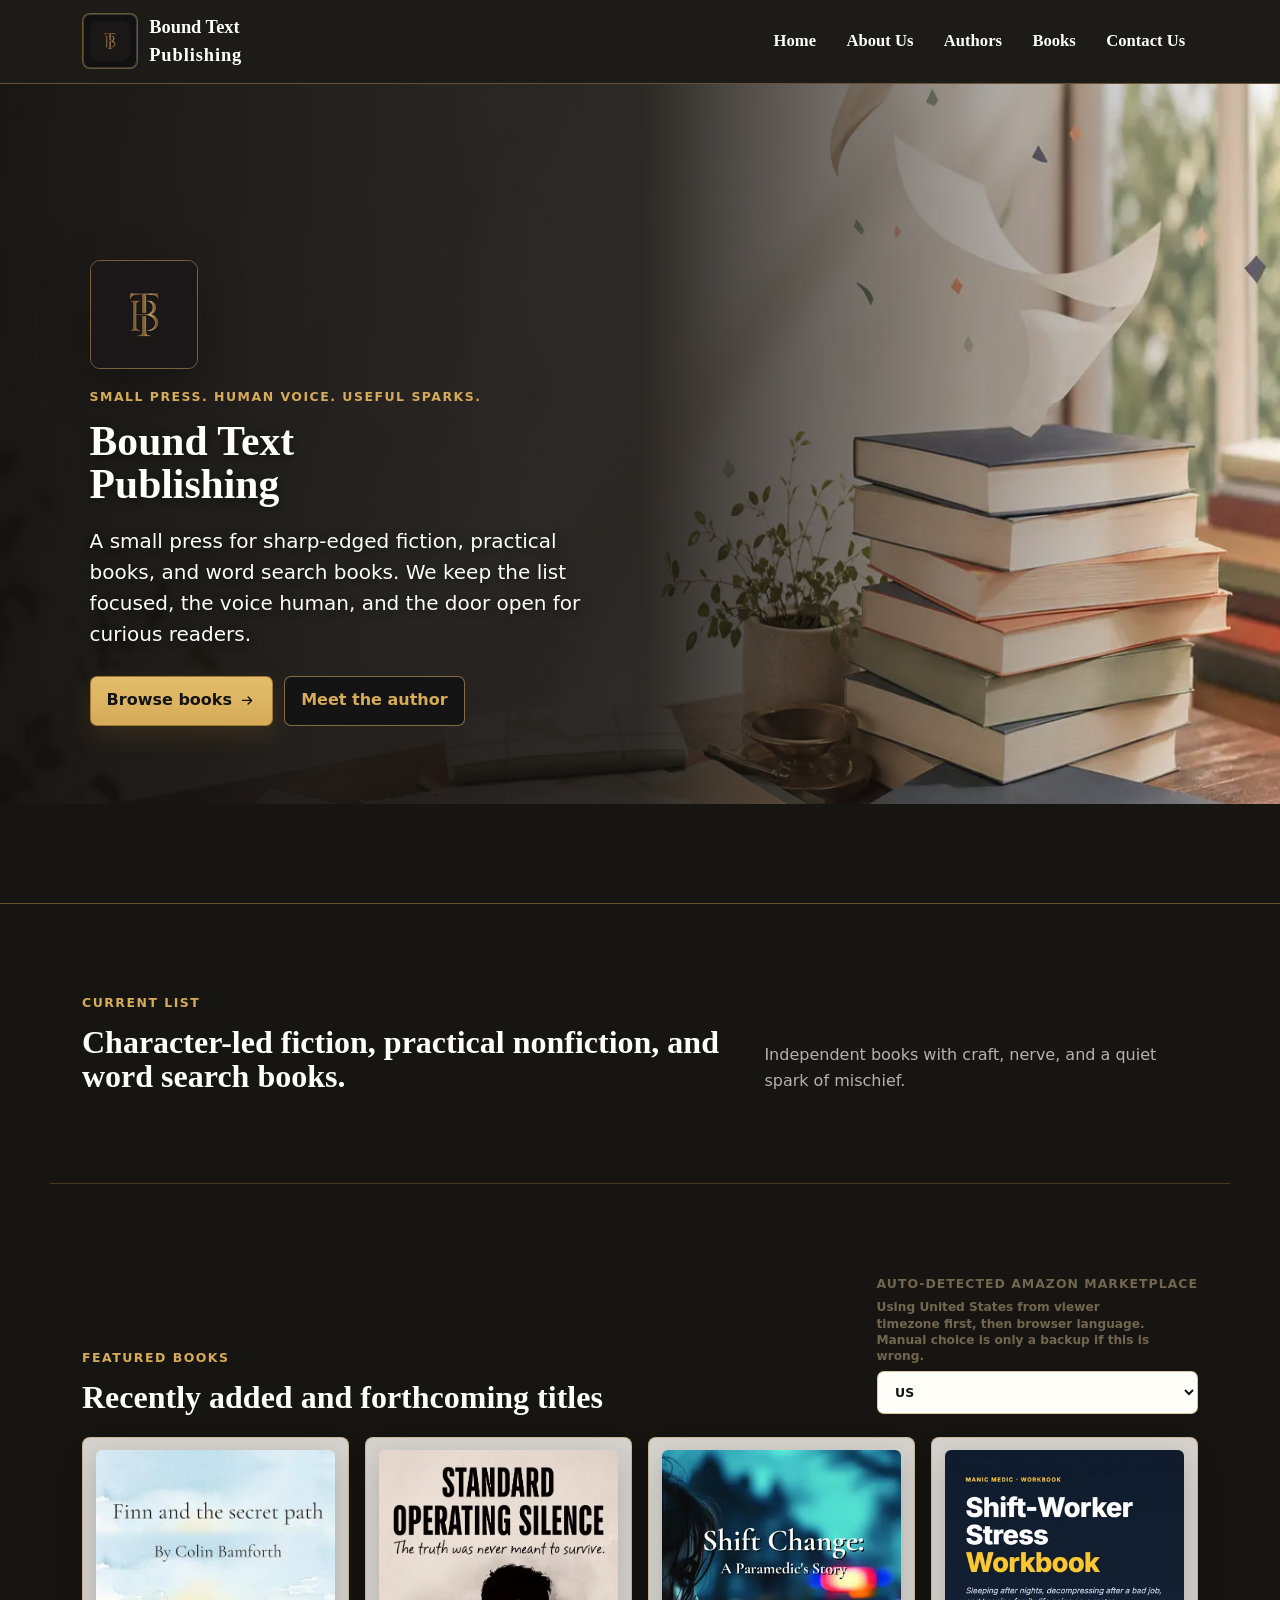
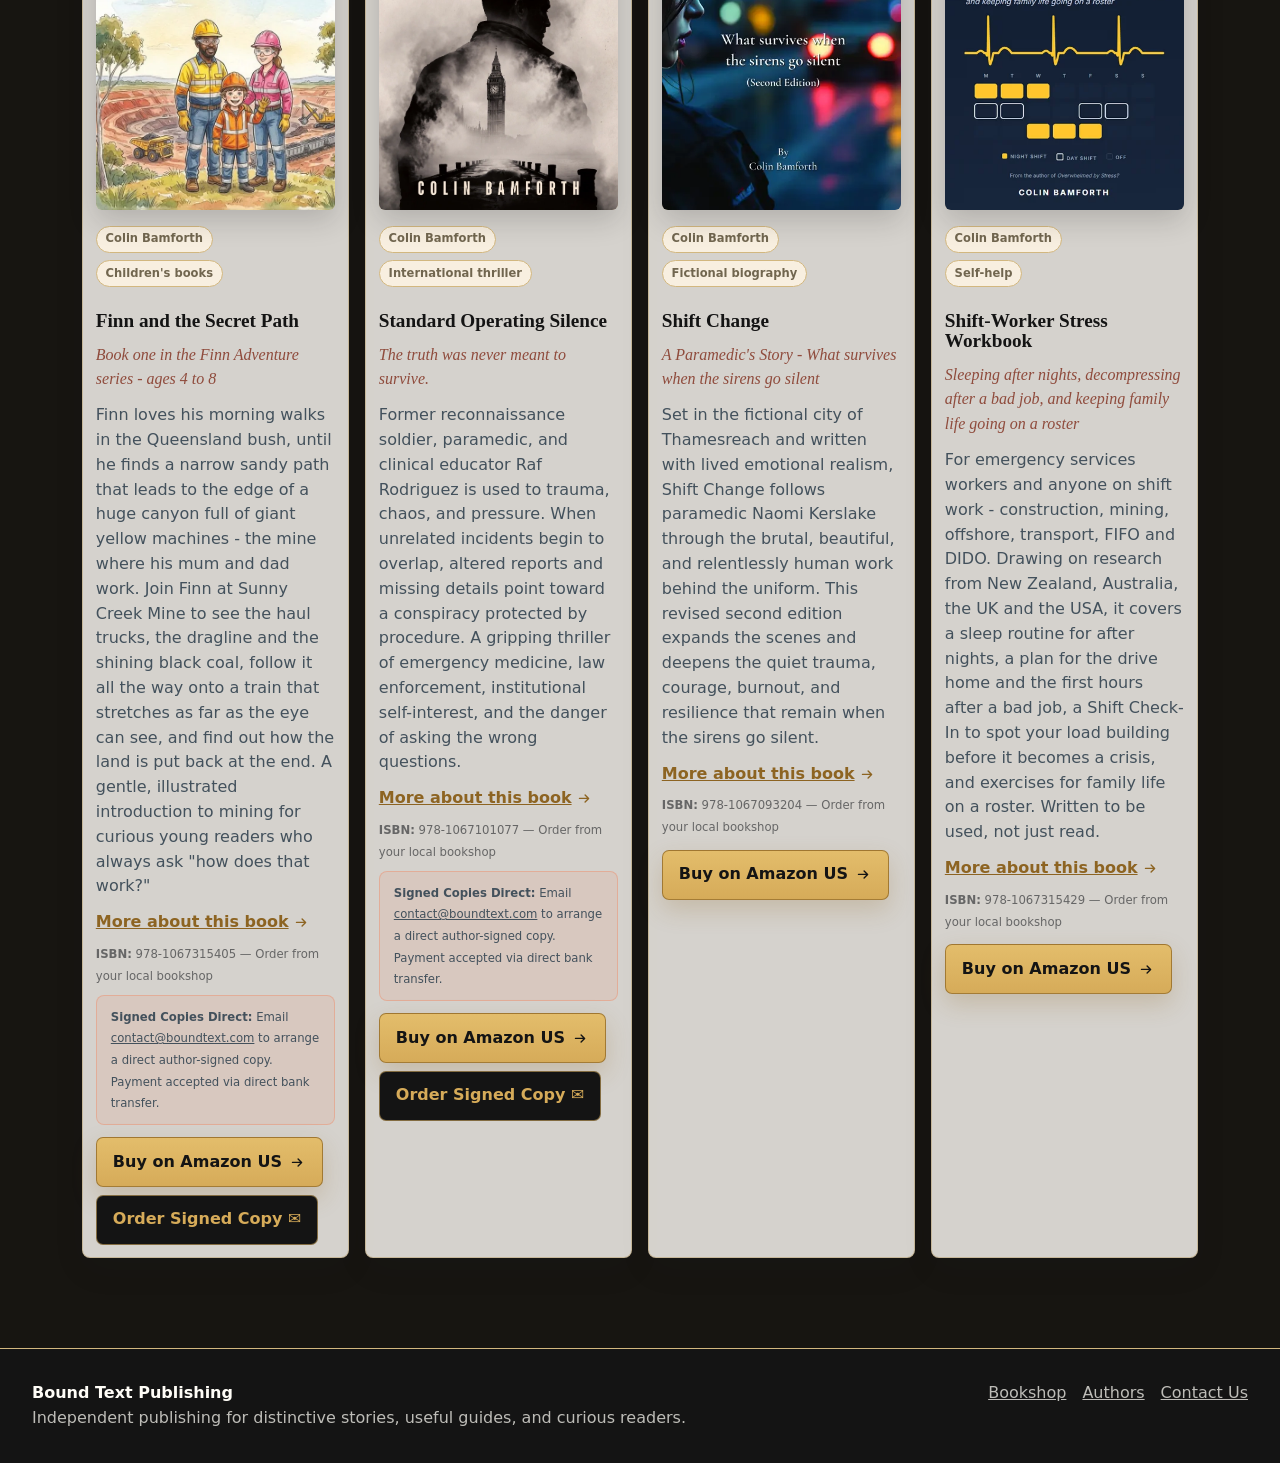
<file: index.html>
<!doctype html>
<html lang="en">
  <head>
    <meta charset="utf-8">
    <meta name="viewport" content="width=device-width, initial-scale=1">
    
    <title>Bound Text Publishing</title>
    <meta name="description" content="A small press for sharp-edged fiction, practical books, and word search books. We keep the list focused, the voice human, and the door open for curious readers.">
    <link rel="canonical" href="https://boundtext.com/">
    <meta property="og:type" content="website">
    <meta property="og:site_name" content="Bound Text Publishing">
    <meta property="og:title" content="Bound Text Publishing">
    <meta property="og:description" content="A small press for sharp-edged fiction, practical books, and word search books. We keep the list focused, the voice human, and the door open for curious readers.">
    <meta property="og:url" content="https://boundtext.com/">
    <meta property="og:image" content="https://boundtext.com/assets/hero-publishing.webp">
    <meta property="og:image:alt" content="Books and publishing desk">
    <meta name="twitter:card" content="summary_large_image">
    <meta name="twitter:title" content="Bound Text Publishing">
    <meta name="twitter:description" content="A small press for sharp-edged fiction, practical books, and word search books. We keep the list focused, the voice human, and the door open for curious readers.">
    <meta name="twitter:image" content="https://boundtext.com/assets/hero-publishing.webp">
    <link rel="icon" type="image/webp" href="assets/bt logo tiny.webp">
    <link rel="stylesheet" href="styles.css?v=6">
    <!-- Preload critical WebP hero background layout -->
    <link rel="preload" href="assets/hero-publishing.webp" as="image">

  </head>
  <body>
    <a class="skip-link" href="#main">Main content</a>
    <header class="site-header">
      <nav class="nav-shell" aria-label="Main navigation">
        <a class="brand" href="#home" aria-label="Bound Text Publishing home">
          <!-- Updated BT Logo WebP file path -->
          <span class="brand-mark"><img src="assets/bt logo tiny.webp" width="107" height="107" alt="Bound Text Logo"></span>
          <span>
            <strong>Bound Text</strong>
            <small>Publishing</small>
          </span>
        </a>
        <button class="menu-button" type="button" aria-expanded="false" aria-controls="site-menu">
          <span></span><span></span><span></span>
        </button>
      <div class="site-menu" id="site-menu">
        <a href="#home">Home</a>
        <a href="#about">About Us</a>
        <a href="#authors">Authors</a>
        <a href="#books">Books</a>
        <a href="#contact">Contact Us</a>
      </div>
      </nav>
    </header>

    <!-- PLAIN-TEXT COPY START
         This is a copy of the books in content.js, written straight into the page so
         Google can read the list on its first visit. Visitors see the normal site:
         app.js replaces this block as soon as the page loads.
         When you add or change a book in content.js, update its card here too
         (see EDITING-GUIDE.md). -->
    <main id="main">
      <section class="section">
        <h1>Bound Text Publishing</h1>
        <p>Independent books with craft, nerve, and a quiet spark of mischief.</p>
        <p>A small press for sharp-edged fiction, practical books, and word search books. We keep the list focused, the voice human, and the door open for curious readers.</p>
      </section>

      <section class="section" aria-labelledby="static-books-heading">
        <h2 id="static-books-heading">Books</h2>
        <div class="book-grid">
          <article class="book-card">
            <figure class="cover-image">
              <img src="assets/covers/finn-and-the-secret-path.webp" alt="Cover art for Finn and the Secret Path" width="534" height="800" loading="lazy" decoding="async">
            </figure>
            <div class="book-copy">
              <div class="book-meta"><span>Colin Bamforth</span><span>Children's books</span></div>
              <h3><a href="https://colinbamforth.com/finn-and-the-secret-path/">Finn and the Secret Path</a></h3>
              <p class="subtitle">Book one in the Finn Adventure series - ages 4 to 8</p>
              <p>Finn loves his morning walks in the Queensland bush, until he finds a narrow sandy path that leads to the edge of a huge canyon full of giant yellow machines - the mine where his mum and dad work. Join Finn at Sunny Creek Mine to see the haul trucks, the dragline and the shining black coal, follow it all the way onto a train that stretches as far as the eye can see, and find out how the land is put back at the end. A gentle, illustrated introduction to mining for curious young readers who always ask &quot;how does that work?&quot;</p>
              <p class="isbn-note"><small><strong>ISBN:</strong> 978-1067315405</small></p>
              <div class="book-actions">
                <a class="button secondary" href="https://colinbamforth.com/finn-and-the-secret-path/">More about this book</a>
                <a class="button primary" href="https://www.amazon.com/dp/1067315403" target="_blank" rel="noopener">Buy on Amazon</a>
              </div>
            </div>
          </article>
          <article class="book-card">
            <figure class="cover-image">
              <img src="assets/covers/SOS.webp" alt="Cover art for Standard Operating Silence" width="534" height="800" loading="lazy" decoding="async">
            </figure>
            <div class="book-copy">
              <div class="book-meta"><span>Colin Bamforth</span><span>International thriller</span></div>
              <h3><a href="https://colinbamforth.com/standard-operating-silence/">Standard Operating Silence</a></h3>
              <p class="subtitle">The truth was never meant to survive.</p>
              <p>Former reconnaissance soldier, paramedic, and clinical educator Raf Rodriguez is used to trauma, chaos, and pressure. When unrelated incidents begin to overlap, altered reports and missing details point toward a conspiracy protected by procedure. A gripping thriller of emergency medicine, law enforcement, institutional self-interest, and the danger of asking the wrong questions.</p>
              <p class="isbn-note"><small><strong>ISBN:</strong> 978-1067101077</small></p>
              <div class="book-actions">
                <a class="button secondary" href="https://colinbamforth.com/standard-operating-silence/">More about this book</a>
                <a class="button primary" href="https://www.amazon.com/dp/B0HDMKSXN3" target="_blank" rel="noopener">Buy on Amazon</a>
              </div>
            </div>
          </article>
          <article class="book-card">
            <figure class="cover-image">
              <img src="assets/covers/shift-change.webp" alt="Cover art for Shift Change" width="534" height="800" loading="lazy" decoding="async">
            </figure>
            <div class="book-copy">
              <div class="book-meta"><span>Colin Bamforth</span><span>Fictional biography</span></div>
              <h3><a href="https://colinbamforth.com/shift-change/">Shift Change</a></h3>
              <p class="subtitle">A Paramedic's Story - What survives when the sirens go silent</p>
              <p>Set in the fictional city of Thamesreach and written with lived emotional realism, Shift Change follows paramedic Naomi Kerslake through the brutal, beautiful, and relentlessly human work behind the uniform. This revised second edition expands the scenes and deepens the quiet trauma, courage, burnout, and resilience that remain when the sirens go silent.</p>
              <p class="isbn-note"><small><strong>ISBN:</strong> 978-1067093204</small></p>
              <div class="book-actions">
                <a class="button secondary" href="https://colinbamforth.com/shift-change/">More about this book</a>
                <a class="button primary" href="https://www.amazon.com/dp/B0FD8C7P1H" target="_blank" rel="noopener">Buy on Amazon</a>
              </div>
            </div>
          </article>
          <article class="book-card">
            <figure class="cover-image">
              <img src="assets/covers/shift-worker-stress-workbook.webp" alt="Cover art for Shift-Worker Stress Workbook" width="534" height="800" loading="lazy" decoding="async">
            </figure>
            <div class="book-copy">
              <div class="book-meta"><span>Colin Bamforth</span><span>Self-help</span></div>
              <h3><a href="https://colinbamforth.com/shift-worker-stress-workbook/">Shift-Worker Stress Workbook</a></h3>
              <p class="subtitle">Sleeping after nights, decompressing after a bad job, and keeping family life going on a roster</p>
              <p>For emergency services workers and anyone on shift work - construction, mining, offshore, transport, FIFO and DIDO. Drawing on research from New Zealand, Australia, the UK and the USA, it covers a sleep routine for after nights, a plan for the drive home and the first hours after a bad job, a Shift Check-In to spot your load building before it becomes a crisis, and exercises for family life on a roster. Written to be used, not just read.</p>
              <p class="isbn-note"><small><strong>ISBN:</strong> 978-1067315429</small></p>
              <div class="book-actions">
                <a class="button secondary" href="https://colinbamforth.com/shift-worker-stress-workbook/">More about this book</a>
                <a class="button primary" href="https://www.amazon.com/dp/106731542X" target="_blank" rel="noopener">Buy on Amazon</a>
              </div>
            </div>
          </article>
          <article class="book-card">
            <figure class="cover-image">
              <img src="assets/covers/overwhelmed-by-stress-us.webp" alt="Cover art for Overwhelmed by Stress?" width="534" height="800" loading="lazy" decoding="async">
            </figure>
            <div class="book-copy">
              <div class="book-meta"><span>Colin Bamforth</span><span>Self-help</span></div>
              <h3><a href="https://colinbamforth.com/overwhelmed-by-stress-us/">Overwhelmed by Stress?</a></h3>
              <p class="subtitle">A science-backed guide to reducing stress, regaining clarity, and restoring balance. US Edition</p>
              <p>A clear, compassionate guide for readers who feel constantly on edge, overloaded, or unable to find breathing room. Drawing on nearly 40 years of paramedic experience across New Zealand, Australia, and the UK, Colin Bamforth offers practical, body-based strategies for understanding stress, recovering clarity, and carrying life's pressures differently.</p>
              <div class="book-actions">
                <a class="button secondary" href="https://colinbamforth.com/overwhelmed-by-stress-us/">More about this book</a>
                <a class="button primary" href="https://www.amazon.com/dp/B0F8GF76M2" target="_blank" rel="noopener">Buy on Amazon</a>
              </div>
            </div>
          </article>
          <article class="book-card">
            <figure class="cover-image">
              <img src="assets/covers/overwhelmed-by-stress-au-nz.webp" alt="Cover art for Overwhelmed by Stress?" width="534" height="800" loading="lazy" decoding="async">
            </figure>
            <div class="book-copy">
              <div class="book-meta"><span>Colin Bamforth</span><span>Self-help</span></div>
              <h3><a href="https://colinbamforth.com/overwhelmed-by-stress-au-nz/">Overwhelmed by Stress?</a></h3>
              <p class="subtitle">A science-backed guide to reducing stress, regaining clarity, and restoring balance. Australia and New Zealand Edition</p>
              <p>A practical Australia and New Zealand edition for readers facing burnout, transition, grief, overload, or uncertainty. This is not a book of quick fixes or forced positivity, but a grounded guide to walking with stress, using small repeatable steps to restore balance, clarity, and meaning.</p>
              <p class="isbn-note"><small><strong>ISBN:</strong> 978-1067093211</small></p>
              <div class="book-actions">
                <a class="button secondary" href="https://colinbamforth.com/overwhelmed-by-stress-au-nz/">More about this book</a>
                <a class="button primary" href="https://www.amazon.com/dp/B0FFSLSV2G" target="_blank" rel="noopener">Buy on Amazon</a>
              </div>
            </div>
          </article>
          <article class="book-card">
            <figure class="cover-image">
              <img src="assets/covers/motorcycle-word-search.webp" alt="Cover art for Motorcycle Word Search" width="534" height="800" loading="lazy" decoding="async">
            </figure>
            <div class="book-copy">
              <div class="book-meta"><span>Colin Bamforth</span><span>Puzzle books</span></div>
              <h3><a href="https://colinbamforth.com/motorcycle-word-search/">Motorcycle Word Search</a></h3>
              <p>A themed word-search collection for motorcycle enthusiasts, built for relaxed concentration and easy gifting.</p>
              <div class="book-actions">
                <a class="button secondary" href="https://colinbamforth.com/motorcycle-word-search/">More about this book</a>
                <a class="button primary" href="https://www.amazon.com/dp/B0F5QCYXNP" target="_blank" rel="noopener">Buy on Amazon</a>
              </div>
            </div>
          </article>
          <article class="book-card">
            <figure class="cover-image">
              <img src="assets/covers/construction-word-search.webp" alt="Cover art for Construction Word Search" width="534" height="800" loading="lazy" decoding="async">
            </figure>
            <div class="book-copy">
              <div class="book-meta"><span>Colin Bamforth</span><span>Puzzle books</span></div>
              <h3><a href="https://colinbamforth.com/construction-word-search/">Construction Word Search</a></h3>
              <p>A construction-themed puzzle book for readers who enjoy site language, tools, trades, and a satisfying pencil-and-paper break.</p>
              <div class="book-actions">
                <a class="button secondary" href="https://colinbamforth.com/construction-word-search/">More about this book</a>
                <a class="button primary" href="https://www.amazon.com/dp/B0F5QVCCJ7" target="_blank" rel="noopener">Buy on Amazon</a>
              </div>
            </div>
          </article>
          <article class="book-card">
            <figure class="cover-image">
              <img src="assets/covers/fishing-word-search.webp" alt="Cover art for Fishing Word Search" width="534" height="800" loading="lazy" decoding="async">
            </figure>
            <div class="book-copy">
              <div class="book-meta"><span>Colin Bamforth</span><span>Puzzle books</span></div>
              <h3><a href="https://colinbamforth.com/fishing-word-search/">Fishing Word Search</a></h3>
              <p>A quiet catch for puzzle fans, built around fishing terms, tackle, waters, and the easy rhythm of a good word search.</p>
              <div class="book-actions">
                <a class="button secondary" href="https://colinbamforth.com/fishing-word-search/">More about this book</a>
                <a class="button primary" href="https://www.amazon.com/dp/B0F5HYQQKX" target="_blank" rel="noopener">Buy on Amazon</a>
              </div>
            </div>
          </article>
        </div>
      </section>

      <section class="section" aria-labelledby="static-authors-heading">
        <h2 id="static-authors-heading">Authors</h2>
        <h3><a href="https://colinbamforth.com/">Colin Bamforth</a></h3>
        <p>Publisher, Practical Nonfiction Author &amp; Puzzle-Book Creator</p>
        <p>Colin Bamforth is the visionary behind Bound Text Publishing. Operating at the intersection of structure and creativity, Colin is a dedicated practical nonfiction author and puzzle-book creator. Driven by a mission to champion human voices and amplify 'useful sparks,' he curates and designs books that engage the mind, challenge curious readers, and bring high-quality independent publishing to life.</p>
      </section>

      <section class="section" aria-labelledby="static-contact-heading">
        <h2 id="static-contact-heading">Contact</h2>
        <p>Books can also be ordered through local bookstores. Limited signed copies of Standard Operating Silence and Finn and the Secret Path are available directly upon request.</p>
        <p>Email <a href="mailto:contact@boundtext.com">contact@boundtext.com</a></p>
      </section>
    </main>
    <!-- PLAIN-TEXT COPY END -->

    <footer class="site-footer">
      <div>
        <strong>Bound Text Publishing</strong>
        <p>Independent publishing for distinctive stories, useful guides, and curious readers.</p>
      </div>
      <div class="footer-links">
        <a href="#books">Bookshop</a>
        <a href="#authors">Authors</a>
        <a href="#contact">Contact Us</a>
      </div>
    </footer>

    <template id="icon-arrow">
      <svg viewBox="0 0 24 24" aria-hidden="true"><path d="M5 12h13m-5-5 5 5-5 5"></path></svg>
    </template>
    <script type="application/ld+json">
    {
      "@context": "https://schema.org",
      "@type": "Organization",
      "name": "Bound Text Publishing",
      "url": "https://boundtext.com/",
      "logo": "https://boundtext.com/assets/bt%20logo%20tiny.webp",
      "email": "contact@boundtext.com",
      "description": "A small press for sharp-edged fiction, practical books, and word search books. We keep the list focused, the voice human, and the door open for curious readers.",
      "founder": {
        "@type": "Person",
        "name": "Colin Bamforth",
        "url": "https://colinbamforth.com/"
      },
      "sameAs": [
        "https://colinbamforth.com/"
      ]
    }
    </script>
    <script type="application/ld+json">
    {
      "@context": "https://schema.org",
      "@type": "ItemList",
      "name": "Books published by Bound Text Publishing",
      "itemListElement": [
        {
          "@type": "ListItem",
          "position": 1,
          "item": {
            "@type": "Book",
            "name": "Finn and the Secret Path",
            "author": {
              "@type": "Person",
              "name": "Colin Bamforth",
              "url": "https://colinbamforth.com/"
            },
            "image": "https://boundtext.com/assets/covers/finn-and-the-secret-path.webp",
            "url": "https://colinbamforth.com/finn-and-the-secret-path/",
            "isbn": "9781067315405"
          }
        },
        {
          "@type": "ListItem",
          "position": 2,
          "item": {
            "@type": "Book",
            "name": "Standard Operating Silence",
            "author": {
              "@type": "Person",
              "name": "Colin Bamforth",
              "url": "https://colinbamforth.com/"
            },
            "image": "https://boundtext.com/assets/covers/SOS.webp",
            "url": "https://colinbamforth.com/standard-operating-silence/",
            "isbn": "9781067101077"
          }
        },
        {
          "@type": "ListItem",
          "position": 3,
          "item": {
            "@type": "Book",
            "name": "Shift Change",
            "author": {
              "@type": "Person",
              "name": "Colin Bamforth",
              "url": "https://colinbamforth.com/"
            },
            "image": "https://boundtext.com/assets/covers/shift-change.webp",
            "url": "https://colinbamforth.com/shift-change/",
            "isbn": "9781067093204"
          }
        },
        {
          "@type": "ListItem",
          "position": 4,
          "item": {
            "@type": "Book",
            "name": "Shift-Worker Stress Workbook",
            "author": {
              "@type": "Person",
              "name": "Colin Bamforth",
              "url": "https://colinbamforth.com/"
            },
            "image": "https://boundtext.com/assets/covers/shift-worker-stress-workbook.webp",
            "url": "https://colinbamforth.com/shift-worker-stress-workbook/",
            "isbn": "9781067315429"
          }
        },
        {
          "@type": "ListItem",
          "position": 5,
          "item": {
            "@type": "Book",
            "name": "Overwhelmed by Stress? (A science-backed guide to reducing stress, regaining clarity, and restoring balance. US Edition)",
            "author": {
              "@type": "Person",
              "name": "Colin Bamforth",
              "url": "https://colinbamforth.com/"
            },
            "image": "https://boundtext.com/assets/covers/overwhelmed-by-stress-us.webp",
            "url": "https://colinbamforth.com/overwhelmed-by-stress-us/"
          }
        },
        {
          "@type": "ListItem",
          "position": 6,
          "item": {
            "@type": "Book",
            "name": "Overwhelmed by Stress? (A science-backed guide to reducing stress, regaining clarity, and restoring balance. Australia and New Zealand Edition)",
            "author": {
              "@type": "Person",
              "name": "Colin Bamforth",
              "url": "https://colinbamforth.com/"
            },
            "image": "https://boundtext.com/assets/covers/overwhelmed-by-stress-au-nz.webp",
            "url": "https://colinbamforth.com/overwhelmed-by-stress-au-nz/",
            "isbn": "9781067093211"
          }
        },
        {
          "@type": "ListItem",
          "position": 7,
          "item": {
            "@type": "Book",
            "name": "Motorcycle Word Search",
            "author": {
              "@type": "Person",
              "name": "Colin Bamforth",
              "url": "https://colinbamforth.com/"
            },
            "image": "https://boundtext.com/assets/covers/motorcycle-word-search.webp",
            "url": "https://colinbamforth.com/motorcycle-word-search/"
          }
        },
        {
          "@type": "ListItem",
          "position": 8,
          "item": {
            "@type": "Book",
            "name": "Construction Word Search",
            "author": {
              "@type": "Person",
              "name": "Colin Bamforth",
              "url": "https://colinbamforth.com/"
            },
            "image": "https://boundtext.com/assets/covers/construction-word-search.webp",
            "url": "https://colinbamforth.com/construction-word-search/"
          }
        },
        {
          "@type": "ListItem",
          "position": 9,
          "item": {
            "@type": "Book",
            "name": "Fishing Word Search",
            "author": {
              "@type": "Person",
              "name": "Colin Bamforth",
              "url": "https://colinbamforth.com/"
            },
            "image": "https://boundtext.com/assets/covers/fishing-word-search.webp",
            "url": "https://colinbamforth.com/fishing-word-search/"
          }
        }
      ]
    }
    </script>

    
    <!-- Defer non-critical execution to let DOM tree render smoothly first -->
    <script src="content.js?v=4" defer></script>
    <script src="app.js?v=6" defer></script>
  </body>
</html>
</file>
<file: styles.css>
:root {
  --paper: #f8efe0;
  --paper-deep: #ead9ba;
  --ink: #141414;
  --charcoal: #1d1b18;
  --muted: #71664f;
  --line: #d2b77f;
  --blue: #253744;
  --green: #455b4a;
  --coral: #8f4b3c;
  --gold: #d6ab59;
  --gold-deep: #a97c2e;
  --gold-dark: #8d6422;
  --heading-font: Garamond, "EB Garamond", "Cormorant Garamond", Georgia, serif;
  --white: #fffdf7;
  --shadow: 0 18px 55px rgba(20, 20, 20, 0.16);
}

* {
  box-sizing: border-box;
}

html {
  scroll-behavior: smooth;
}

body {
  margin: 0;
  background:
    radial-gradient(circle at top left, rgba(213, 171, 89, 0.12), transparent 22rem),
    #171511;
  color: rgba(255, 253, 247, 0.9);
  font-family: Inter, ui-sans-serif, system-ui, -apple-system, BlinkMacSystemFont, "Segoe UI", sans-serif;
  line-height: 1.55;
}

a {
  color: inherit;
}

svg {
  width: 1.05em;
  height: 1.05em;
  fill: none;
  stroke: currentColor;
  stroke-width: 2;
  stroke-linecap: round;
  stroke-linejoin: round;
  vertical-align: -0.16em;
}

.skip-link {
  position: absolute;
  left: 1rem;
  top: -4rem;
  z-index: 20;
  background: var(--ink);
  color: var(--white);
  padding: 0.7rem 1rem;
}

.skip-link:focus {
  top: 1rem;
}

.site-header {
  position: sticky;
  top: 0;
  z-index: 10;
  background: var(--charcoal);
  border-bottom: 1px solid rgba(213, 173, 98, 0.38);
  backdrop-filter: blur(18px);
}

.nav-shell {
  display: flex;
  align-items: center;
  justify-content: space-between;
  max-width: 1180px;
  margin: 0 auto;
  padding: 0.8rem clamp(1rem, 3vw, 2rem);
  gap: 1rem;
}

.brand {
  display: inline-flex;
  align-items: center;
  gap: 0.7rem;
  text-decoration: none;
}

.brand-mark,
.author-portrait {
  display: grid;
  place-items: center;
  color: var(--gold);
  background: #111;
  box-shadow: inset 0 0 0 1px rgba(255, 255, 255, 0.18);
}

.brand-mark {
  width: 3.5rem !important;
  height: 3.5rem !important;
  border-radius: 8px;
  font-family: var(--heading-font);
  font-weight: 700;
  border: 1px solid rgba(213, 173, 98, 0.45);
  flex-shrink: 0;
}

.brand-mark img {
  display: block;
  width: 100%;
  height: 100%;
  object-fit: contain !important;
  border-radius: inherit;
}

.brand strong {
  display: block;
  color: var(--white);
  font-family: var(--heading-font);
  font-size: 1.15rem;
}

.brand small {
  display: block;
  color: #ffffff !important;
  font-family: var(--heading-font) !important;
  font-size: 1.15rem !important; /* Changed from 0.85rem to match 'Bound Text' */
  letter-spacing: 0.05em;
  text-transform: capitalize !important;
  font-weight: 700 !important;   /* Increased to 700 to match the bold weight */
}

.site-menu {
  display: flex;
  align-items: center;
  gap: 0.3rem;
}

.site-menu a {
  border-radius: 6px;
  color: var(--white);
  font-family: var(--heading-font);
  font-size: 1.04rem;
  font-weight: 700;
  padding: 0.65rem 0.8rem;
  text-decoration: none;
}

.site-menu a:hover,
.site-menu a[aria-current="true"] {
  background: rgba(213, 173, 98, 0.16);
  color: var(--white);
}

.menu-button {
  display: none;
  width: 2.7rem;
  height: 2.7rem;
  border: 1px solid rgba(213, 173, 98, 0.45);
  border-radius: 8px;
  background: rgba(255, 253, 247, 0.08);
}

.menu-button span {
  display: block;
  width: 1.1rem;
  height: 2px;
  margin: 4px auto;
  background: var(--gold);
}

main {
  min-height: 70vh;
  background: #171511;
}

.hero {
  position: relative;
  display: grid;
  align-items: center;
  min-height: calc(100vh - 5rem);
  overflow: hidden;
  border-bottom: 1px solid rgba(213, 173, 98, 0.42);
}

.hero-media {
  position: absolute;
  inset: 0;
  background:
    linear-gradient(90deg, 
      rgba(17, 15, 13, 0.96) 0%,    
      rgba(17, 15, 13, 0.88) 50%,   
      rgba(17, 15, 13, 0.4) 75%,    
      transparent 100%              
    ),
    url("assets/hero-publishing.webp") center right / cover no-repeat; /* Updated to .webp */
}

.hero-copy {
  position: relative;
  max-width: 680px;
  padding: clamp(4rem, 12vh, 8rem) clamp(1.2rem, 7vw, 6rem);
}

.hero-logo {
  display: block;
  width: clamp(4.6rem, 9vw, 6.8rem);
  aspect-ratio: 1;
  margin-bottom: 1.1rem;
  border: 1px solid rgba(213, 173, 98, 0.48);
  border-radius: 10px;
  box-shadow: 0 18px 50px rgba(0, 0, 0, 0.28);
}

.hero-copy h1,
.hero-copy > p:not(.eyebrow) {
  color: var(--white);
  text-shadow: 0px 2px 8px rgba(0, 0, 0, 0.5);
}

.eyebrow {
  margin: 0 0 0.85rem;
  color: var(--gold);
  font-size: 0.78rem;
  font-weight: 800;
  letter-spacing: 0.12em;
  text-transform: uppercase;
}

h1,
h2,
h3 {
  margin: 0;
  font-family: var(--heading-font);
  font-weight: 700;
  line-height: 1.05;
}

h1 {
  max-width: 12ch;
  font-size: clamp(2.2rem, 5.5vw, 5rem); 
}

h2 {
  font-size: clamp(1.7rem, 3vw, 3.1rem);
}

h3 {
  font-size: 1.45rem;
}

p {
  margin: 0;
}

.hero-copy > p:not(.eyebrow) {
  max-width: 58ch;
  margin-top: 1.2rem;
  font-size: clamp(1.05rem, 2vw, 1.25rem);
}

.hero-actions,
.book-actions,
.split-actions {
  display: flex;
  flex-wrap: wrap;
  gap: 0.7rem;
  margin-top: 1.6rem;
}

.button {
  display: inline-flex;
  align-items: center;
  justify-content: center;
  gap: 0.45rem;
  min-height: 2.85rem;
  border: 1px solid transparent;
  border-radius: 7px;
  font-weight: 800;
  padding: 0.72rem 1rem;
  text-decoration: none;
  cursor: pointer;
}

.button.primary {
  background: linear-gradient(180deg, #e3bd6b, var(--gold));
  border-color: rgba(141, 100, 34, 0.72);
  color: #141414;
  box-shadow: 0 10px 24px rgba(141, 100, 34, 0.22);
}

.button.secondary {
  background: #141414;
  border-color: rgba(213, 173, 98, 0.58);
  color: var(--gold);
}

.button.primary:hover,
.button.secondary:hover {
  transform: translateY(-1px);
}

.button.muted {
  background: var(--paper-deep);
  color: var(--muted);
}

.section,
.page-hero,
.authors-list,
.tool-layout,
.private-gate {
  max-width: 1180px;
  margin: 0 auto;
  padding: clamp(3rem, 7vw, 6rem) clamp(1rem, 3vw, 2rem);
  color: rgba(255, 253, 247, 0.9);
}

.section h2,
.page-hero h1,
.authors-list h2,
.tool-layout h2,
.private-gate h2 {
  color: var(--white);
}

.intro-band {
  display: grid;
  grid-template-columns: minmax(0, 1.2fr) minmax(18rem, 0.8fr);
  gap: 2rem;
  border-bottom: 1px solid rgba(213, 173, 98, 0.24);
}

.intro-band > p {
  align-self: end;
  color: rgba(255, 253, 247, 0.68);
  font-size: 1.1rem;
}

.section-heading,
.books-hero {
  display: flex;
  align-items: end;
  justify-content: space-between;
  gap: 1.5rem;
}

.market-select,
.filters label,
.locked-filter,
.tool-panel label {
  display: grid;
  gap: 0.4rem;
  color: var(--muted);
  font-size: 0.78rem;
  font-weight: 800;
  letter-spacing: 0.08em;
  text-transform: uppercase;
}

.market-select small {
  max-width: 18rem;
  color: var(--muted);
  font-size: 0.76rem;
  font-weight: 600;
  letter-spacing: 0;
  line-height: 1.35;
  text-transform: none;
}

.text-button {
  width: fit-content;
  border: 0;
  background: transparent;
  color: var(--gold-deep);
  cursor: pointer;
  font: inherit;
  font-size: 0.82rem;
  font-weight: 800;
  padding: 0;
  text-decoration: underline;
}

select,
input,
textarea {
  width: 100%;
  border: 1px solid rgba(169, 124, 46, 0.42);
  border-radius: 7px;
  background: var(--white);
  color: var(--ink);
  font: inherit;
  letter-spacing: 0;
  padding: 0.75rem 0.85rem;
}

.locked-filter {
  border: 1px solid var(--line);
  border-radius: 7px;
  background: var(--white);
  padding: 0.62rem 0.85rem;
}

.locked-filter strong {
  color: var(--ink);
  font-size: 1rem;
  letter-spacing: 0;
  text-transform: none;
}

.locked-filter a {
  color: var(--blue);
  font-size: 0.8rem;
  letter-spacing: 0;
  text-transform: none;
}

textarea {
  resize: vertical;
}

.market-select select {
  min-width: 6rem;
}

.book-grid {
  display: grid;
  grid-template-columns: repeat(2, minmax(0, 1fr));
  gap: 1rem;
  margin-top: 1.4rem;
}

.book-grid.compact {
  grid-template-columns: repeat(4, minmax(0, 1fr));
}

.book-card {
  display: grid;
  grid-template-columns: 12rem minmax(0, 1fr);
  gap: 1rem;
  background: rgba(255, 253, 247, 0.82);
  border: 1px solid rgba(169, 124, 46, 0.32);
  border-radius: 8px;
  padding: 0.8rem;
  box-shadow: 0 12px 35px rgba(21, 32, 43, 0.06);
  /* Keep text directly under the cover instead of spreading spare height between rows */
  align-content: start;
}

.book-card h3 {
  color: var(--ink);
}

.book-card h3 a {
  text-decoration: none;
}

.book-card h3 a:hover,
.book-card h3 a:focus-visible {
  color: var(--gold-dark);
  text-decoration: underline;
}

.book-page-link a {
  display: inline-flex;
  align-items: center;
  gap: 0.3rem;
  font-weight: 600;
  color: var(--gold-dark);
}

.book-grid.compact .book-card {
  grid-template-columns: 1fr;
}

.cover-art,
.cover-image {
  position: relative;
  aspect-ratio: 2 / 3;
  min-height: 16rem;
  overflow: hidden;
  border-radius: 6px;
}

.cover-art {
  display: flex;
  flex-direction: column;
  justify-content: space-between;
  color: var(--white);
  padding: 1rem;
  background: linear-gradient(150deg, #173f5f, #46766f);
  box-shadow: inset 0 0 0 1px rgba(255, 255, 255, 0.2);
}

.cover-image {
  margin: 0;
  background: var(--paper-deep);
  box-shadow: 0 10px 28px rgba(20, 20, 20, 0.18);
}

.cover-image img {
  display: block;
  width: 100%;
  height: 100%;
  object-fit: cover;
}

.cover-art::before {
  content: "";
  position: absolute;
  inset: auto -20% -28% -20%;
  height: 55%;
  background: rgba(255, 255, 255, 0.13);
  transform: rotate(-8deg);
}

.cover-art strong,
.cover-art em,
.cover-art small,
.cover-art b,
.cover-kicker {
  position: relative;
}

.cover-art strong {
  font-family: var(--heading-font);
  font-size: clamp(1.35rem, 2vw, 2rem);
  line-height: 1.05;
}

.cover-art em {
  color: rgba(255, 255, 255, 0.84);
  font-family: var(--heading-font);
  font-size: 0.95rem;
}

.cover-art small,
.cover-kicker {
  font-size: 0.72rem;
  font-weight: 800;
  letter-spacing: 0.09em;
  text-transform: uppercase;
}

.cover-art b {
  align-self: end;
  display: grid;
  place-items: center;
  width: 3rem;
  height: 3rem;
  border: 1px solid rgba(255, 255, 255, 0.45);
  border-radius: 50%;
  font-family: var(--heading-font);
}

.cover-colin-bamforth {
  background: linear-gradient(150deg, #173f5f, #c59a43);
}

.cover-avery-solene {
  background: linear-gradient(150deg, #2c3440, #bd5d4b);
}

.cover-russell-bruce {
  background: linear-gradient(150deg, #18202b, #46766f);
}

.book-copy {
  display: flex;
  flex-direction: column;
  min-width: 0;
}

.book-copy p {
  color: #43515c;
  margin-top: 0.7rem;
}

.book-meta {
  display: grid;
  align-content: start;
  gap: 0.45rem;
  min-height: 4.8rem;
  margin-bottom: 0.55rem;
}

.book-grid:not(.compact) .book-meta {
  grid-template-columns: repeat(2, max-content);
  min-height: 2rem;
}

.book-meta span,
.status-pill {
  display: inline-flex;
  width: fit-content;
  border: 1px solid var(--line);
  border-radius: 999px;
  background: var(--paper);
  color: var(--muted);
  font-size: 0.72rem;
  font-weight: 800;
  padding: 0.23rem 0.55rem;
}

.subtitle {
  color: var(--coral) !important;
  font-family: var(--heading-font);
  font-style: italic;
}

.page-hero {
  display: grid;
  gap: 1rem;
  border-bottom: 1px solid rgba(213, 173, 98, 0.24);
}

.page-hero h1 {
  max-width: 16ch;
  font-size: clamp(2.5rem, 6vw, 5rem);
}

.page-hero > p,
.page-hero > div > p:not(.eyebrow) {
  max-width: 68ch;
  color: rgba(255, 253, 247, 0.68);
  font-size: 1.1rem;
}

.authors-list {
  display: grid;
  gap: 1.2rem;
}

.author-panel {
  display: grid;
  grid-template-columns: 8rem minmax(0, 1fr);
  gap: 1.4rem;
  align-items: center;
  border-bottom: 1px solid rgba(213, 173, 98, 0.24);
  padding-bottom: 1.4rem;
}

.author-portrait {
  width: 8rem;
  height: 8rem;
  border-radius: 8px;
  font-family: var(--heading-font);
  font-size: 2rem;
}

.quiet {
  color: rgba(255, 253, 247, 0.62);
  font-size: 0.95rem;
}

.tool-panel .quiet {
  color: var(--muted);
}

.format-help {
  border-top: 1px solid var(--line);
  margin-top: 0.6rem;
  padding-top: 0.8rem;
}

.format-help summary {
  color: var(--gold-dark);
  cursor: pointer;
  font-family: var(--heading-font);
  font-weight: 800;
}

.format-help dl {
  display: grid;
  gap: 0.55rem;
  margin: 0.8rem 0 0;
}

.format-help dt {
  color: var(--ink);
  font-weight: 800;
}

.format-help dd {
  color: var(--muted);
  margin: -0.45rem 0 0;
}

.text-link {
  display: inline-flex;
  gap: 0.35rem;
  margin-top: 1rem;
  color: var(--gold);
  font-weight: 800;
  text-decoration: none;
}

.filters {
  display: grid;
  grid-template-columns: minmax(10rem, 1fr) minmax(10rem, 1fr) auto;
  gap: 0.8rem;
  align-items: end;
  max-width: 1180px;
  margin: 0 auto;
  padding: 1.2rem clamp(1rem, 3vw, 2rem) 0;
}

.filter-count {
  align-self: center;
  color: var(--gold-deep);
  font-size: 0.88rem;
  font-weight: 800;
  white-space: nowrap;
}

.no-results {
  max-width: 1180px;
  margin: 0 auto;
  padding: 0 clamp(1rem, 3vw, 2rem) 4rem;
  color: rgba(255, 253, 247, 0.68);
  font-weight: 800;
}

.all-books {
  max-width: 1180px;
  margin: 0 auto;
  padding: 1.2rem clamp(1rem, 3vw, 2rem) clamp(3rem, 7vw, 6rem);
}

.tool-layout {
  display: grid;
  grid-template-columns: minmax(16rem, 0.7fr) minmax(0, 1.3fr);
  gap: 1rem;
  align-items: start;
}

.ad-slot {
  display: grid;
  place-items: center;
  max-width: 1180px;
  min-height: 6rem;
  margin: 1.4rem auto 0;
  border: 1px dashed rgba(213, 173, 98, 0.7);
  border-radius: 8px;
  background: rgba(20, 20, 20, 0.04);
  color: var(--muted);
  padding: 1rem;
  text-align: center;
}

.ad-slot span {
  color: var(--ink);
  font-weight: 800;
}

.ad-slot.premium {
  background: #141414;
  color: rgba(255, 253, 247, 0.68);
}

.ad-slot.premium span {
  color: var(--gold);
}

.tool-panel,
.barcode-preview,
.private-workspace,
.payment-options article {
  background: var(--white);
  border: 1px solid var(--line);
  border-radius: 8px;
  padding: 1rem;
  box-shadow: 0 12px 35px rgba(21, 32, 43, 0.06);
}

.barcode-preview canvas {
  display: block;
  width: 100%;
  height: auto;
  border-radius: 6px;
  background: var(--white);
}

/* Container rules to keep the high-res preview neat and responsive */
#barcode-canvas {
  max-width: 100%;
  max-height: 260px;
  width: auto;
  height: auto;
  display: block;
  margin: 0 auto;
  object-fit: contain;
  border-radius: 6px;
}
.barcode-preview [hidden] {
  display: none !important;
}

.private-gate {
  max-width: 760px;
}

.pro-workspace {
  display: grid;
  grid-template-columns: minmax(16rem, 0.72fr) minmax(0, 1.28fr);
  gap: 1rem;
}

.pro-preview {
  display: grid;
  align-content: center;
  min-height: 22rem;
}

.qr-preview {
  display: grid;
  justify-items: center;
  gap: 1rem;
}

.qr-preview img {
  width: min(100%, 280px);
  aspect-ratio: 1;
  border: 1px solid var(--line);
  border-radius: 8px;
  background: var(--white);
  padding: 0.7rem;
}

.private-workspace {
  display: grid;
  gap: 1rem;
}

.payment-options {
  display: grid;
  grid-template-columns: repeat(3, minmax(0, 1fr));
  gap: 1rem;
  margin-top: 1rem;
}

.site-footer {
  display: flex;
  justify-content: space-between;
  gap: 2rem;
  border-top: 1px solid var(--line);
  background: #141414;
  color: var(--white);
  padding: 2rem clamp(1rem, 3vw, 2rem);
}

.site-footer > * {
  max-width: 1180px;
}

.site-footer p,
.footer-links a {
  color: rgba(255, 253, 247, 0.72);
}

.footer-links {
  display: flex;
  gap: 1rem;
}

@media (max-width: 980px) {
  .book-grid,
  .book-grid.compact {
    grid-template-columns: 1fr;
  }

  .book-grid.compact .book-card {
    grid-template-columns: 10rem minmax(0, 1fr);
  }
}

@media (max-width: 760px) {
  .menu-button {
    display: block;
  }

  .site-menu {
    position: absolute;
    left: 1rem;
    right: 1rem;
    top: calc(100% + 0.4rem);
    display: none;
    flex-direction: column;
    align-items: stretch;
    border: 1px solid rgba(213, 173, 98, 0.42);
    border-radius: 8px;
    background: #141414;
    padding: 0.4rem;
    box-shadow: var(--shadow);
  }

  .site-menu.open {
    display: flex;
  }

  .hero {
    min-height: 86vh;
  }

 .hero-media {
    background:
      linear-gradient(180deg, rgba(20, 20, 20, 0.96) 0%, rgba(20, 20, 20, 0.82) 48%, rgba(20, 20, 20, 0.42) 100%),
      url("assets/hero-publishing.webp") center bottom / cover no-repeat; /* Updated to .webp */
  }

  h1 {
    font-size: clamp(1.8rem, 10vw, 3.2rem);
  }

  .intro-band,
  .section-heading,
  .books-hero,
  .tool-layout,
  .pro-workspace,
  .author-panel,
  .filters,
  .payment-options {
    grid-template-columns: 1fr;
  }

  .section-heading,
  .books-hero,
  .site-footer {
    align-items: start;
    flex-direction: column;
  }

  .book-card,
  .book-grid.compact .book-card {
    grid-template-columns: 1fr;
  }

  .cover-art {
    min-height: 19rem;
  }

  .footer-links {
    flex-wrap: wrap;
  }
}

/* ==========================================================================
   TABLET & MOBILE OPTIMIZATIONS (Pasted at the bottom)
   ========================================================================== */
@media (max-width: 1024px) {
  
  /* 1. Scales down the main "Bound Text" title for tablets & mobile */
  .hero-copy h1 {
    font-size: clamp(2rem, 7vw, 3.4rem);
    line-height: 1.1;
  }

  /* 2. Shrinks the "A small press for..." paragraph text */
  .hero-copy > p:not(.eyebrow) {
    font-size: clamp(0.95rem, 2vw, 1.05rem);
    margin-top: 0.8rem;
  }

  /* 3. Scales down the Browse Books & Meet Authors buttons */
  .hero-actions .button {
    font-size: 0.85rem;       
    padding: 0.55rem 0.85rem;  
    min-height: 2.5rem;       
  }
  
  /* Tightens up the button row spacing */
  .hero-actions {
    margin-top: 1.2rem;
    gap: 0.5rem;
  }
}

/* ==========================================================================
   SUBPAGE TEXT SIZING ADJUSTMENTS (Authors, Books, Barcode, Private)
   ========================================================================== */

/* 1. Tames the main titles at the top of subpages (e.g., "Authors", "Books") */
.page-hero h1 {
  font-size: clamp(1.8rem, 4vh, 2.8rem) !important; 
}

/* 2. Tames the secondary section titles (e.g., "Meet the Team", "Our Collection") */
h2, 
.section h2, 
.authors-list h2, 
.tool-layout h2, 
.private-gate h2 {
  font-size: clamp(1.4rem, 2.5vw, 2rem) !important; 
}

/* 3. Tames sub-section headers (e.g., individual book titles or tool panels) */
h3 {
  font-size: 1.2rem !important; 
}

/* 4. Safely shrinks subpage description text down to standard reading size */
.page-hero > p, 
.page-hero > div > p:not(.eyebrow),
.intro-band > p {
  font-size: 1rem !important; 
  line-height: 1.6;
}

/* Modern Author Bio Portraits */
.author-image {
  width: 140px;
  height: 140px;
  border-radius: 50%;          /* Forces the image into a perfect circle */
  object-fit: cover;           /* Centers and crops the photo automatically */
  object-position: center top; /* Keeps the focus on their faces */
  border: 3px solid #e2e8f0;   /* Adds a clean, subtle border outline */
  margin-bottom: 1rem;
  box-shadow: 0 4px 6px -1px rgba(0, 0, 0, 0.1); /* Soft modern shadow */
}

/* Author portrait styling */
.author-portrait {
  width: 100px;
  height: 100px;
  min-width: 100px;
  border-radius: 50%;
  overflow: hidden;
  margin-right: 20px;
  flex-shrink: 0;
  background: #ddd;
  display: flex;
  align-items: center;
  justify-content: center;
}

.author-portrait img {
  width: 100%;
  height: 100%;
  object-fit: cover;
}

/* --- 1. Main Page Title Adjustment --- */
.hero-copy h1 {
  font-size: 2.6rem; 
}

/* --- 2. Header Logo Text Alignment --- */
.logo-text small, 
header small, 
.site-logo small,
[class*="logo"] small,
[class*="branding"] small {
  font-family: var(--heading-font) !important;
  color: #ffffff !important;
  text-transform: capitalize !important;
  font-size: 0.85rem !important;
  opacity: 1 !important;
}

/* Ironclad responsive boundaries for the self-hosted canvas engine */
#barcode-canvas {
  display: block !important;
  width: 100% !important;
  max-width: 300px !important;
  height: auto !important;
  margin: 0 auto !important;
  object-fit: contain !important;
  border-radius: 6px !important;
}
/* ==========================================================================
   PERFORMANCE & CLS OPTIMIZATIONS
   ========================================================================== */

/* Explicit dimension guidelines to prevent Layout Shifts (CLS) */
.hero-media {
  aspect-ratio: 16 / 9;
  background-size: cover;
  background-position: center;
  background-repeat: no-repeat;
}

.cover-image img {
  width: 100%;
  height: auto;
  aspect-ratio: 239 / 360;
  object-fit: cover;
  display: block;
}

.brand-mark img {
  width: 40px;
  height: 40px;
  object-fit: contain;
}
#main {
  min-height: 80vh;
}
</file>
